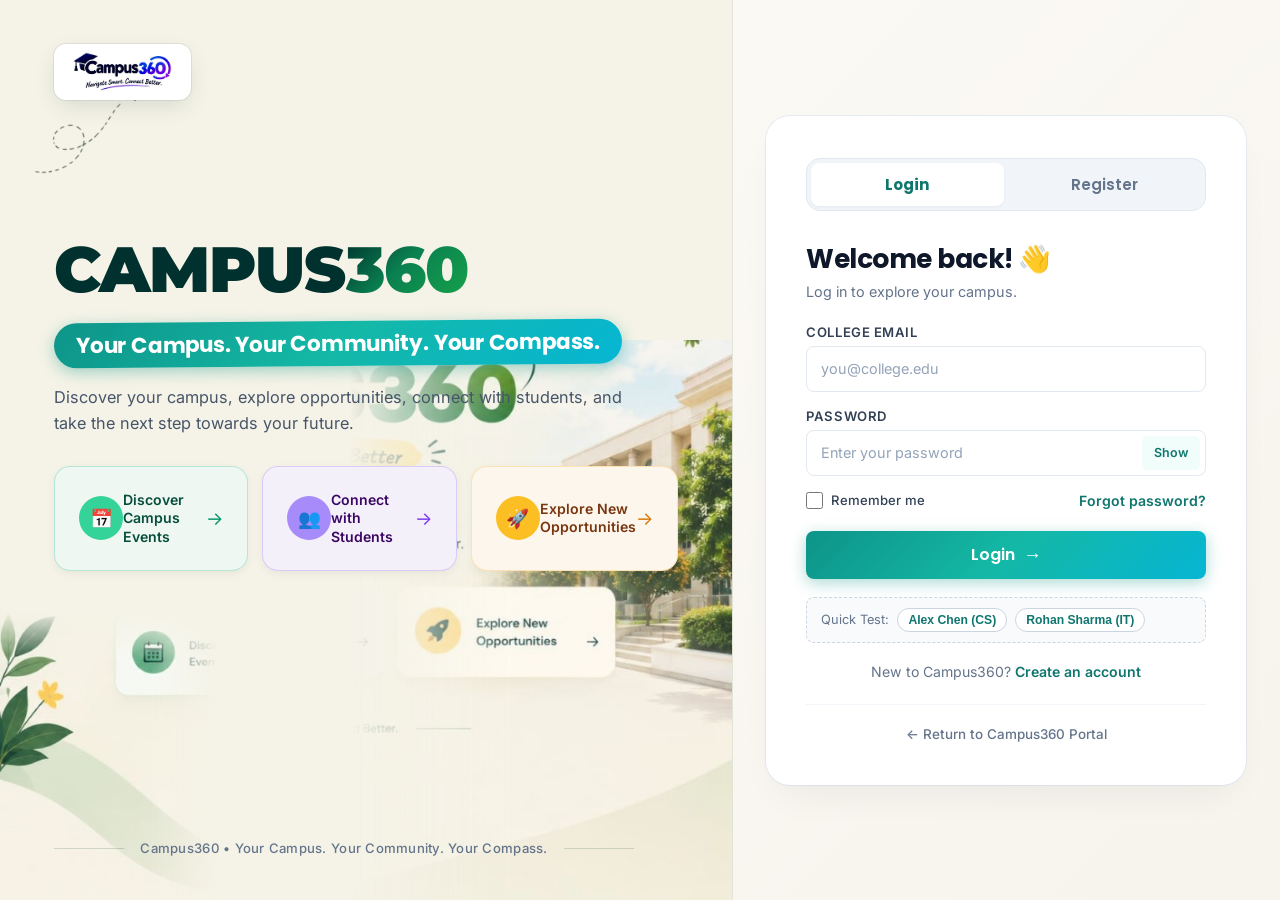
<file: login.html>
<!DOCTYPE html>
<html lang="en">
<head>
    <meta charset="UTF-8">
    <meta name="viewport" content="width=device-width, initial-scale=1.0">
    <meta name="description" content="Log in or register for Campus360 - Navigate Smart. Connect Better. Explore events, teammates, and campus navigator.">
    <title>Campus360 | Navigate Smart. Connect Better.</title>
    
    <!-- Favicon -->
    <link rel="icon" type="image/png" href="favicon.png">
    
    <!-- Google Typography: Montserrat, Poppins & Inter -->
    <link rel="preconnect" href="https://fonts.googleapis.com">
    <link rel="preconnect" href="https://fonts.gstatic.com" crossorigin>
    <link href="https://fonts.googleapis.com/css2?family=Inter:wght@300;400;500;600;700&family=Montserrat:wght@700;800;900&family=Poppins:wght@500;600;700;800;900&display=swap" rel="stylesheet">
    
    <link rel="stylesheet" href="style.css">
</head>
<body>
  <!-- Asynchronous Progress Indicator Bar -->
  <div id="c360-async-loading-bar" class="c360-async-loading-bar" aria-hidden="true"></div>

<div class="container">
    <!-- Left Hero & Branding Panel (Warm Cream & Botanical Campus Theme) -->
    <div class="left-panel">
        <!-- Background Imagery Layers -->
        <img src="assets/campus-bg-right.png" alt="Campus Building" class="bg-campus-building">
        <img src="assets/botanical-left.png" alt="Botanical Foliage" class="bg-botanical-leaves">
        <img src="assets/paper-plane.png" alt="Paper Airplane" class="bg-paper-plane">

        <div class="brand">
            <a href="index.html" class="brand-link" title="Return to Campus360 Dashboard">
                <div class="brand-logo-badge">
                    <img src="assets/logo-emblem.jpg" alt="Campus360 Logo" class="brand-logo-img">
                </div>
            </a>
        </div>

        <div class="hero">
            <!-- CAMPUS360 Title -->
            <div class="hero-title-wrapper">
                <h1 class="hero-title">
                    CAMPUS<span class="highlight-360">360</span>
                </h1>
            </div>

            <!-- Tagline Highlighted in Tropical Teal -->
            <div class="tagline-highlight-wrapper">
                <span class="tagline-highlight">Your Campus. Your Community. Your Compass.</span>
            </div>

            <!-- Description Text -->
            <p class="hero-description">
                Discover your campus, explore opportunities, connect with students, and take the next step towards your future.
            </p>

            <!-- 3 Soft Pastel Feature Cards in Horizontal Row -->
            <div class="features-grid">
                <div class="feature-card card-mint">
                    <div class="card-icon-circle icon-mint">
                        <span>📅</span>
                    </div>
                    <div class="card-content">
                        <span class="card-title">Discover Campus<br>Events</span>
                    </div>
                    <span class="card-arrow">→</span>
                </div>

                <div class="feature-card card-lavender">
                    <div class="card-icon-circle icon-lavender">
                        <span>👥</span>
                    </div>
                    <div class="card-content">
                        <span class="card-title">Connect with<br>Students</span>
                    </div>
                    <span class="card-arrow">→</span>
                </div>

                <div class="feature-card card-peach">
                    <div class="card-icon-circle icon-peach">
                        <span>🚀</span>
                    </div>
                    <div class="card-content">
                        <span class="card-title">Explore New<br>Opportunities</span>
                    </div>
                    <span class="card-arrow">→</span>
                </div>
            </div>
        </div>

        <!-- Footer Divider with Brand Line -->
        <div class="footer-divider-container">
            <span class="footer-divider-line"></span>
            <span class="footer-divider-text">Campus360 • Your Campus. Your Community. Your Compass.</span>
            <span class="footer-divider-line"></span>
        </div>
    </div>

    <!-- Right Form & Interaction Panel -->
    <div class="right-panel">
        <div class="form-box">

            <!-- Switcher Tabs -->
            <div class="tabs" role="tablist" aria-label="Authentication tabs">
                <button id="loginTab" class="tab active" role="tab" aria-selected="true"
                    onclick="showForm('login')">Login</button>
                <button id="registerTab" class="tab" role="tab" aria-selected="false"
                    onclick="showForm('register')">Register</button>
            </div>

            <!-- Login Form -->
            <form id="loginForm">
                <h2>Welcome back! 👋</h2>
                <p class="subtitle">Log in to explore your campus.</p>

                <div class="input-group">
                    <label for="loginEmail">College email</label>
                    <input type="email" id="loginEmail"
                        placeholder="you@college.edu" required autocomplete="email">
                </div>

                <div class="input-group">
                    <label for="loginPassword">Password</label>
                    <div class="password-box">
                        <input type="password" id="loginPassword"
                            placeholder="Enter your password" required autocomplete="current-password">
                        <button type="button" class="toggle-btn"
                            onclick="togglePassword('loginPassword', this)" aria-label="Toggle password visibility">Show</button>
                    </div>
                </div>

                <div class="form-options">
                    <label class="remember">
                        <input type="checkbox" id="remember">
                        <span>Remember me</span>
                    </label>
                    <button type="button" class="text-button forgot-link"
                        onclick="forgotPassword()">Forgot password?</button>
                </div>

                <button type="submit" class="primary-btn" id="loginSubmitBtn">
                    <span>Login</span>
                    <span class="btn-arrow">→</span>
                </button>

                <!-- Quick Demo Login Pill for Instant Testing -->
                <div class="demo-login-box">
                    <span>Quick Test:</span>
                    <button type="button" class="demo-chip" onclick="fillDemoAccount('alex')">Alex Chen (CS)</button>
                    <button type="button" class="demo-chip" onclick="fillDemoAccount('rohan')">Rohan Sharma (IT)</button>
                </div>

                <p class="switch-text">
                    New to Campus360?
                    <button type="button" class="text-button"
                        onclick="showForm('register')">Create an account</button>
                </p>
            </form>

            <!-- Registration Form -->
            <form id="registerForm" class="hidden">
                <h2>Create account ✨</h2>
                <p class="subtitle">Join your campus community.</p>

                <div class="input-group">
                    <label for="fullName">Full name</label>
                    <input type="text" id="fullName"
                        placeholder="Enter your full name" required autocomplete="name">
                </div>

                <div class="input-group">
                    <label for="regEmail">College email</label>
                    <input type="email" id="regEmail"
                        placeholder="you@college.edu" required autocomplete="email">
                </div>

                <div class="input-group">
                    <label for="studentId">Student ID</label>
                    <input type="text" id="studentId"
                        placeholder="Enter your student ID (e.g. CAMPUS2026CS042)" required>
                </div>

                <div class="row">
                    <div class="input-group">
                        <label for="branch">Branch</label>
                        <select id="branch" required>
                            <option value="">Select branch</option>
                            <option value="CSE">CSE</option>
                            <option value="Data Science">Data Science</option>
                            <option value="IT">IT</option>
                            <option value="ENTC">ENTC</option>
                            <option value="Electrical">Electrical</option>
                            <option value="Mechanical">Mechanical</option>
                            <option value="Civil">Civil</option>
                            <option value="Other">Other</option>
                        </select>
                    </div>

                    <div class="input-group">
                        <label for="year">Year</label>
                        <select id="year" required>
                            <option value="">Select year</option>
                            <option value="First Year">First Year</option>
                            <option value="Second Year">Second Year</option>
                            <option value="Third Year">Third Year</option>
                            <option value="Final Year">Final Year</option>
                        </select>
                    </div>
                </div>

                <div class="input-group">
                    <label for="regPassword">Create password</label>
                    <div class="password-box">
                        <input type="password" id="regPassword"
                            placeholder="Minimum 8 characters"
                            minlength="8" required autocomplete="new-password">
                        <button type="button" class="toggle-btn"
                            onclick="togglePassword('regPassword', this)" aria-label="Toggle password visibility">Show</button>
                    </div>
                </div>

                <label class="terms">
                    <input type="checkbox" id="terms" required>
                    <span>I agree to the <a href="#terms-modal" onclick="showTerms(event)">terms and conditions</a>.</span>
                </label>

                <button type="submit" class="primary-btn" id="regSubmitBtn">
                    <span>Create Account</span>
                    <span class="btn-arrow">→</span>
                </button>

                <p class="switch-text">
                    Already registered?
                    <button type="button" class="text-button"
                        onclick="showForm('login')">Login</button>
                </p>
            </form>

            <!-- Status message container -->
            <p id="message" role="status" aria-live="polite"></p>

            <!-- Back to Campus Portal Link -->
            <div class="portal-return">
                <a href="index.html" class="portal-link">
                    <span>← Return to Campus360 Portal</span>
                </a>
            </div>
        </div>
    </div>
</div>

<script src="script.js"></script>
</body>
</html>
</file>
<file: style.css>
/* =================================================================
   SmartCampus — Authentication & Onboarding Stylesheet (style.css)
   Theme: Modern Campus Companion
   Palette: Indigo (#4338CA), Sky Blue (#38BDF8), Slate (#0F172A), Emerald (#10B981)
   Typography: Poppins (Headings/Brand) & Inter (Body/Inputs)
   ================================================================= */

/* --- 1. Variables & Root Design System --- */
:root {
  /* Brand Palette - Campus 360 (Tropical Teal Theme) */
  --primary: #0F766E;            /* Crisp Tropical Teal */
  --primary-hover: #0D9488;
  --primary-light: #F0FDFA;
  --primary-glow: rgba(15, 118, 110, 0.20);
  
  --tropical-teal: #0F766E;
  --tropical-teal-bright: #14B8A6;
  --tropical-teal-cyan: #0D9488;
  --forest-green: #0F172A;
  --emerald-green: #059669;

  --secondary: #14B8A6;
  --secondary-glow: rgba(20, 184, 166, 0.20);
  --accent-amber: #D97706;
  
  --success: #059669;
  --success-bg: #ECFDF5;
  --success-border: #A7F3D0;
  
  --danger: #EF4444;
  --danger-bg: #FFF1F2;
  --danger-border: #FECDD3;

  --info: #0F766E;
  --info-bg: #F0FDFA;
  --info-border: #99F6E4;

  --text-dark: #0F172A;
  --text-medium: #334155;
  --text-muted: #64748B;
  --text-light: #94A3B8;
  --text-white: #FFFFFF;

  --bg-page: #F8FAFC;
  --bg-form: #FFFFFF;
  --bg-input: #FFFFFF;
  --border-input: #E2E8F0;
  --border-focus: #14B8A6;

  --radius-sm: 8px;
  --radius-md: 14px;
  --radius-lg: 24px;
  --radius-pill: 9999px;

  --shadow-sm: 0 1px 3px rgba(32, 36, 58, 0.05);
  --shadow-md: 0 4px 10px -1px rgba(32, 36, 58, 0.07), 0 2px 4px -2px rgba(32, 36, 58, 0.04);
  --shadow-lg: 0 20px 35px -10px rgba(32, 36, 58, 0.10), 0 8px 10px -6px rgba(32, 36, 58, 0.04);
  --shadow-glow: 0 8px 24px -4px rgba(91, 60, 196, 0.35);

  --font-heading: 'Poppins', sans-serif;
  --font-body: 'Inter', -apple-system, BlinkMacSystemFont, sans-serif;

  --transition-fast: 0.18s cubic-bezier(0.16, 1, 0.3, 1);
  --transition-smooth: 0.28s cubic-bezier(0.16, 1, 0.3, 1);
}

/* --- 2. Base Reset --- */
html {
  scroll-behavior: smooth;
}

*, *::before, *::after {
  box-sizing: border-box;
  margin: 0;
  padding: 0;
}

body {
  font-family: var(--font-body);
  background: #F5FAF9;
  background-color: #F5FAF9;
  color: var(--text-dark);
  min-height: 100vh;
  display: flex;
  flex-direction: column;
  -webkit-font-smoothing: antialiased;
  -moz-osx-font-smoothing: grayscale;
  overflow-x: hidden;
}

button {
  background-color: #0F766E;
  color: white;
  padding: 12px 24px;
  border: none;
  border-radius: 10px;
  cursor: pointer;
  transition: transform 0.25s cubic-bezier(0.16, 1, 0.3, 1),
              background-color 0.25s cubic-bezier(0.16, 1, 0.3, 1),
              border-color 0.25s cubic-bezier(0.16, 1, 0.3, 1),
              box-shadow 0.25s cubic-bezier(0.16, 1, 0.3, 1),
              color 0.25s cubic-bezier(0.16, 1, 0.3, 1);
}

button:hover {
  background-color: #115E59;
  transform: translateY(-2px);
  box-shadow: 0 6px 16px -2px rgba(15, 118, 110, 0.25), 0 2px 4px -1px rgba(32, 36, 58, 0.08);
}

button:active {
  transform: translateY(0);
}

/* --- 3. Split Screen Container --- */
.container {
  display: flex;
  min-height: 100vh;
  width: 100%;
}

/* --- 4. Left Panel: Warm Cream & Botanical Campus Hero --- */
.left-panel {
  flex: 1.25;
  background-color: #f5f3e7;
  color: var(--text-dark);
  padding: 44px 54px;
  display: flex;
  flex-direction: column;
  justify-content: space-between;
  position: relative;
  overflow: hidden;
  border-right: 1px solid rgba(0, 49, 46, 0.08);
}

/* Background Artwork Layers */
.bg-campus-building {
  position: absolute;
  right: 0;
  bottom: 0;
  height: 75%;
  max-height: 560px;
  width: auto;
  object-fit: cover;
  opacity: 0.88;
  pointer-events: none;
  z-index: 1;
}

.bg-botanical-leaves {
  position: absolute;
  left: 0;
  bottom: 0;
  height: 38%;
  max-height: 290px;
  width: auto;
  object-fit: contain;
  pointer-events: none;
  z-index: 1;
}

.bg-paper-plane {
  position: absolute;
  left: 28px;
  top: 90px;
  width: 140px;
  height: auto;
  pointer-events: none;
  z-index: 1;
  opacity: 0.85;
}

.brand {
  position: relative;
  z-index: 3;
  margin-bottom: 20px;
}

.brand-link {
  color: inherit;
  text-decoration: none;
  display: inline-flex;
  align-items: center;
  transition: transform var(--transition-fast), opacity var(--transition-fast);
}

.brand-link:hover {
  transform: translateY(-2px);
}

/* White Elevated Brand Logo Badge */
.brand-logo-badge {
  display: inline-flex;
  align-items: center;
  justify-content: center;
  background: #ffffff;
  padding: 7px 18px;
  border-radius: 12px;
  box-shadow: 
    0 8px 24px -4px rgba(0, 49, 46, 0.14),
    0 0 0 1px rgba(0, 49, 46, 0.08);
  transition: all var(--transition-fast);
}

.brand-link:hover .brand-logo-badge {
  box-shadow: 
    0 12px 28px -4px rgba(13, 148, 136, 0.28),
    0 0 0 1px rgba(13, 148, 136, 0.4);
}

.brand-logo-img {
  height: 42px;
  max-width: 175px;
  width: auto;
  object-fit: contain;
  display: block;
}

/* Hero Section */
.hero {
  position: relative;
  z-index: 3;
  margin: auto 0;
  max-width: 660px;
  width: 100%;
}

.hero-title-wrapper {
  position: relative;
  display: inline-block;
}

/* Big CAMPUS360 Title */
.hero-title {
  font-family: 'Montserrat', sans-serif;
  font-size: 4rem;
  font-weight: 900;
  letter-spacing: -0.02em;
  line-height: 1.05;
  color: #00312e;
  margin-bottom: 8px;
  display: inline-flex;
  align-items: baseline;
  position: relative;
}

.highlight-360 {
  background: linear-gradient(135deg, #00312e 0%, #0a8050 45%, #16a34a 100%);
  -webkit-background-clip: text;
  -webkit-text-fill-color: transparent;
  position: relative;
  margin-left: 2px;
  font-weight: 900;
}

/* Orbit Arched Swoosh with Star */
.orbit-sparkle-container {
  position: absolute;
  top: -28px;
  right: -12px;
  width: 82px;
  height: 40px;
  pointer-events: none;
}

.orbit-sparkle {
  width: 100%;
  height: 100%;
  overflow: visible;
}

/* Tagline Highlighted in Tropical Teal */
.tagline-highlight-wrapper {
  display: inline-flex;
  align-items: center;
  gap: 8px;
  margin: 10px 0 18px 0;
}

.sparkle-accent {
  color: #0d9488;
  font-size: 1.35rem;
  font-weight: 800;
  user-select: none;
}

.tagline-highlight {
  background: linear-gradient(135deg, #0d9488 0%, #14b8a6 50%, #06b6d4 100%);
  color: #ffffff;
  font-family: 'Poppins', 'Inter', sans-serif;
  font-size: 1.35rem;
  font-weight: 700;
  padding: 6px 22px;
  border-radius: 9999px;
  box-shadow: 0 4px 15px rgba(13, 148, 136, 0.38);
  letter-spacing: -0.01em;
  display: inline-block;
  transform: rotate(-0.5deg);
}

/* Description Text */
.hero-description {
  font-family: 'Inter', sans-serif;
  font-size: 1.02rem;
  line-height: 1.6;
  color: #475569;
  max-width: 580px;
  margin-bottom: 30px;
  font-weight: 400;
}

/* 3 Features Cards in Horizontal Row */
.features-grid {
  display: grid;
  grid-template-columns: repeat(3, 1fr);
  gap: 14px;
  width: 100%;
  margin-bottom: 14px;
  position: relative;
  z-index: 3;
}

.feature-card {
  display: flex;
  align-items: center;
  justify-content: space-between;
  background: #FFFFFF;
  border-radius: 16px;
  padding: 24px;
  box-shadow: 0 3px 10px rgba(0, 0, 0, 0.05);
  transition: transform 0.28s cubic-bezier(0.16, 1, 0.3, 1),
              box-shadow 0.28s cubic-bezier(0.16, 1, 0.3, 1),
              border-color 0.28s cubic-bezier(0.16, 1, 0.3, 1);
  cursor: pointer;
  user-select: none;
  text-decoration: none;
}

.feature-card:hover {
  transform: translateY(-4px);
  box-shadow: 0 12px 24px -4px rgba(32, 36, 58, 0.12), 0 4px 8px -2px rgba(32, 36, 58, 0.05);
}

/* Soft Mint Green Card */
.card-mint {
  background: #eef7f2;
  border: 1px solid rgba(16, 185, 129, 0.25);
}
.card-mint:hover {
  border-color: #10b981;
  transform: translateY(-4px);
  box-shadow: 0 12px 24px -4px rgba(16, 185, 129, 0.22);
}

/* Soft Lavender Purple Card */
.card-lavender {
  background: #f4f0fa;
  border: 1px solid rgba(139, 92, 246, 0.25);
}
.card-lavender:hover {
  border-color: #8b5cf6;
  transform: translateY(-4px);
  box-shadow: 0 12px 24px -4px rgba(139, 92, 246, 0.22);
}

/* Soft Warm Peach Card */
.card-peach {
  background: #fdf6ec;
  border: 1px solid rgba(245, 158, 11, 0.25);
}
.card-peach:hover {
  border-color: #f59e0b;
  transform: translateY(-4px);
  box-shadow: 0 12px 24px -4px rgba(245, 158, 11, 0.22);
}

/* Circular Icons */
.card-icon-circle {
  width: 44px;
  height: 44px;
  border-radius: 50%;
  display: flex;
  align-items: center;
  justify-content: center;
  font-size: 1.15rem;
  flex-shrink: 0;
  transition: transform 0.28s cubic-bezier(0.16, 1, 0.3, 1);
}

.feature-card:hover .card-icon-circle {
  transform: scale(1.08);
}

.icon-mint {
  background: #34d399;
  color: #ffffff;
}

.icon-lavender {
  background: #a78bfa;
  color: #ffffff;
}

.icon-peach {
  background: #fbbf24;
  color: #ffffff;
}

.card-content {
  flex: 1;
}

.card-title {
  font-size: 0.88rem;
  font-weight: 600;
  line-height: 1.3;
  display: block;
}

.card-mint .card-title { color: #064e3b; }
.card-lavender .card-title { color: #3b0764; }
.card-peach .card-title { color: #78350f; }

.card-arrow {
  font-size: 1.15rem;
  transition: transform 0.2s ease;
}

.card-mint .card-arrow { color: #059669; }
.card-lavender .card-arrow { color: #7c3aed; }
.card-peach .card-arrow { color: #d97706; }

.feature-card:hover .card-arrow {
  transform: translateX(4px);
}

/* Footer Divider Line */
.footer-divider-container {
  display: flex;
  align-items: center;
  gap: 16px;
  width: 100%;
  max-width: 580px;
  margin-top: auto;
  padding-top: 24px;
  position: relative;
  z-index: 3;
}

.footer-divider-line {
  flex: 1;
  height: 1px;
  background: rgba(0, 49, 46, 0.16);
}

.footer-divider-text {
  font-size: 0.82rem;
  color: #64748b;
  font-weight: 500;
  white-space: nowrap;
  letter-spacing: 0.02em;
}

/* --- 5. Right Panel: Forms & Auth Box --- */
.right-panel {
  flex: 1;
  background: linear-gradient(135deg, #fbf9f4 0%, #f7f4ed 100%);
  display: flex;
  align-items: center;
  justify-content: center;
  padding: 40px 24px;
  position: relative;
}

.form-box {
  background: var(--bg-form);
  width: 100%;
  max-width: 480px;
  padding: 42px 40px;
  border-radius: var(--radius-lg);
  box-shadow: 
    0 20px 40px -15px rgba(15, 23, 42, 0.07),
    0 0 0 1px rgba(226, 232, 240, 0.85);
  position: relative;
  transition: box-shadow var(--transition-smooth);
}

/* Tabs */
.tabs {
  display: grid;
  grid-template-columns: 1fr 1fr;
  gap: 4px;
  background: #f1f5f9;
  padding: 4px;
  border-radius: var(--radius-md);
  margin-bottom: 28px;
  border: 1px solid #e2e8f0;
}

.tab {
  background: transparent;
  border: none;
  padding: 10px 16px;
  border-radius: var(--radius-sm);
  font-family: var(--font-heading);
  font-size: 0.95rem;
  font-weight: 600;
  color: var(--text-muted);
  cursor: pointer;
  transition: transform 0.24s cubic-bezier(0.16, 1, 0.3, 1),
              background-color 0.24s cubic-bezier(0.16, 1, 0.3, 1),
              color 0.24s cubic-bezier(0.16, 1, 0.3, 1),
              box-shadow 0.24s cubic-bezier(0.16, 1, 0.3, 1);
}

.tab:hover {
  color: var(--primary);
  transform: translateY(-1px);
}

.tab:active {
  transform: translateY(0);
}

.tab.active {
  background: #ffffff;
  color: var(--primary);
  box-shadow: var(--shadow-sm);
  font-weight: 700;
}

/* Form Headers */
form h2 {
  font-family: var(--font-heading);
  font-size: 1.65rem;
  font-weight: 700;
  letter-spacing: -0.02em;
  color: var(--text-dark);
  margin-bottom: 4px;
}

.subtitle {
  font-size: 0.9rem;
  color: var(--text-muted);
  margin-bottom: 24px;
}

/* Inputs & Form Groups */
.input-group {
  margin-bottom: 16px;
}

label {
  display: block;
  font-size: 0.82rem;
  font-weight: 600;
  text-transform: uppercase;
  letter-spacing: 0.04em;
  color: var(--text-medium);
  margin-bottom: 6px;
}

input[type="text"],
input[type="email"],
input[type="password"],
select {
  width: 100%;
  height: 46px;
  padding: 10px 14px;
  font-family: var(--font-body);
  font-size: 0.95rem;
  color: var(--text-dark);
  background-color: var(--bg-input);
  border: 1.5px solid var(--border-input);
  border-radius: var(--radius-sm);
  outline: none;
  transition: border-color var(--transition-fast), box-shadow var(--transition-fast), background-color var(--transition-fast);
}

input[type="text"]:focus,
input[type="email"]:focus,
input[type="password"]:focus,
select:focus {
  background-color: #ffffff;
  border-color: var(--border-focus);
  box-shadow: 0 0 0 3.5px var(--primary-glow);
}

input::placeholder {
  color: var(--text-light);
  font-size: 0.9rem;
}

/* Password Box with Integrated Toggle Button */
.password-box {
  position: relative;
  display: flex;
  align-items: center;
}

.password-box input {
  padding-right: 74px;
  margin-bottom: 0;
}

.password-box button,
.toggle-btn {
  position: absolute;
  right: 6px;
  height: 34px;
  padding: 0 12px;
  border: none;
  border-radius: 6px;
  background: var(--primary-light);
  color: var(--primary);
  font-family: var(--font-body);
  font-size: 0.78rem;
  font-weight: 600;
  cursor: pointer;
  display: flex;
  align-items: center;
  justify-content: center;
  transition: transform 0.24s cubic-bezier(0.16, 1, 0.3, 1),
              background-color 0.24s cubic-bezier(0.16, 1, 0.3, 1),
              color 0.24s cubic-bezier(0.16, 1, 0.3, 1),
              box-shadow 0.24s cubic-bezier(0.16, 1, 0.3, 1);
}

.password-box button:hover,
.toggle-btn:hover {
  background-color: #c7d2fe;
  color: var(--primary-hover);
  transform: translateY(-1px);
  box-shadow: 0 2px 6px rgba(0, 0, 0, 0.08);
}

.password-box button:active,
.toggle-btn:active {
  transform: translateY(0);
}

/* Two Column Row */
.row {
  display: grid;
  grid-template-columns: 1fr 1fr;
  gap: 14px;
}

/* Form Options: Remember Me & Forgot Password */
.form-options {
  display: flex;
  justify-content: space-between;
  align-items: center;
  margin-top: 4px;
  margin-bottom: 22px;
  font-size: 0.88rem;
}

.remember {
  display: inline-flex;
  align-items: center;
  gap: 8px;
  color: var(--text-medium);
  cursor: pointer;
  user-select: none;
  font-weight: 500;
  text-transform: none;
  letter-spacing: normal;
  margin-bottom: 0;
}

.remember input[type="checkbox"],
.terms input[type="checkbox"] {
  width: 17px;
  height: 17px;
  accent-color: var(--primary);
  border-radius: 4px;
  cursor: pointer;
}

.terms {
  display: flex;
  align-items: center;
  gap: 10px;
  font-size: 0.84rem;
  color: var(--text-muted);
  cursor: pointer;
  margin-top: 10px;
  margin-bottom: 22px;
  line-height: 1.4;
  text-transform: none;
  letter-spacing: normal;
}

.terms a {
  color: var(--primary);
  text-decoration: underline;
  text-underline-offset: 2px;
}

.terms a:hover {
  color: var(--primary-hover);
}

/* Buttons */
.primary-btn {
  width: 100%;
  height: 48px;
  background: linear-gradient(135deg, #0d9488 0%, #14b8a6 50%, #06b6d4 100%);
  color: #ffffff;
  border: none;
  border-radius: var(--radius-sm);
  font-family: var(--font-heading);
  font-size: 1rem;
  font-weight: 600;
  cursor: pointer;
  display: flex;
  align-items: center;
  justify-content: center;
  gap: 8px;
  box-shadow: 0 4px 15px rgba(13, 148, 136, 0.35);
  transition: transform 0.25s cubic-bezier(0.16, 1, 0.3, 1),
              background-color 0.25s cubic-bezier(0.16, 1, 0.3, 1),
              box-shadow 0.25s cubic-bezier(0.16, 1, 0.3, 1),
              filter 0.25s cubic-bezier(0.16, 1, 0.3, 1);
}

.primary-btn:hover {
  background: linear-gradient(135deg, #0f766e 0%, #0d9488 50%, #0891b2 100%);
  transform: translateY(-2px);
  box-shadow: 0 8px 24px rgba(13, 148, 136, 0.45);
}

.primary-btn:active {
  transform: translateY(0);
}

.btn-arrow {
  font-size: 1.15rem;
  transition: transform var(--transition-fast);
}

.primary-btn:hover .btn-arrow {
  transform: translateX(4px);
}

.text-button {
  background: none;
  border: none;
  color: var(--primary);
  font-family: var(--font-body);
  font-size: inherit;
  font-weight: 600;
  cursor: pointer;
  padding: 0;
  transition: color var(--transition-fast);
}

.text-button:hover {
  color: var(--primary-hover);
  text-decoration: underline;
}

.switch-text {
  text-align: center;
  font-size: 0.88rem;
  color: var(--text-muted);
  margin-top: 20px;
}

/* Quick Test Demo Account Chips */
.demo-login-box {
  margin-top: 18px;
  padding: 10px 14px;
  background-color: #f8fafc;
  border: 1px dashed #cbd5e1;
  border-radius: var(--radius-sm);
  display: flex;
  align-items: center;
  gap: 8px;
  flex-wrap: wrap;
  font-size: 0.8rem;
  color: var(--text-muted);
}

.demo-chip {
  background: #ffffff;
  border: 1px solid #cbd5e1;
  color: var(--primary);
  font-weight: 600;
  font-size: 0.76rem;
  padding: 4px 10px;
  border-radius: var(--radius-pill);
  cursor: pointer;
  transition: transform 0.24s cubic-bezier(0.16, 1, 0.3, 1),
              background-color 0.24s cubic-bezier(0.16, 1, 0.3, 1),
              border-color 0.24s cubic-bezier(0.16, 1, 0.3, 1),
              box-shadow 0.24s cubic-bezier(0.16, 1, 0.3, 1);
}

.demo-chip:hover {
  background: var(--primary-light);
  border-color: var(--primary);
  transform: translateY(-1px);
  box-shadow: 0 2px 6px rgba(0, 0, 0, 0.08);
}

.demo-chip:active {
  transform: translateY(0);
}

/* Message Status Display */
#message {
  display: none;
  margin-top: 18px;
  padding: 12px 16px;
  border-radius: var(--radius-sm);
  font-size: 0.88rem;
  font-weight: 500;
  line-height: 1.45;
  text-align: center;
  animation: slideInDown 0.25s ease-out;
}

#message.show {
  display: block;
}

#message.success {
  background-color: var(--success-bg);
  color: #065f46;
  border: 1px solid var(--success-border);
}

#message.error {
  background-color: var(--danger-bg);
  color: #991b1b;
  border: 1px solid var(--danger-border);
}

#message.info {
  background-color: var(--info-bg);
  color: #1e40af;
  border: 1px solid var(--info-border);
}

@keyframes slideInDown {
  from {
    opacity: 0;
    transform: translateY(-8px);
  }
  to {
    opacity: 1;
    transform: translateY(0);
  }
}

/* Hidden Form Utility */
.hidden {
  display: none !important;
}

/* Form Transition Animation */
form {
  animation: fadeIn 0.28s ease-out;
}

@keyframes fadeIn {
  from {
    opacity: 0;
    transform: scale(0.985);
  }
  to {
    opacity: 1;
    transform: scale(1);
  }
}

/* Portal Return Link */
.portal-return {
  margin-top: 24px;
  text-align: center;
  border-top: 1px solid #f1f5f9;
  padding-top: 18px;
}

.portal-link {
  color: var(--text-muted);
  font-size: 0.84rem;
  text-decoration: none;
  font-weight: 500;
  transition: color var(--transition-fast);
}

.portal-link:hover {
  color: var(--primary);
}

/* --- 6. Responsive Breakpoints --- */
@media (max-width: 1200px) {
  .hero-title {
    font-size: 3.4rem;
  }
  .features-grid {
    gap: 10px;
  }
  .card-title {
    font-size: 0.82rem;
  }
  .card-icon-circle {
    width: 42px;
    height: 42px;
    font-size: 1.1rem;
  }
}

@media (max-width: 992px) {
  .container {
    flex-direction: column;
  }
  
  .left-panel {
    flex: initial;
    padding: 40px 28px 36px 28px;
    border-right: none;
    border-bottom: 1px solid rgba(255, 255, 255, 0.1);
  }

  .hero {
    margin: 24px 0;
  }

  .hero-title {
    font-size: 2.8rem;
  }

  .hero-subtitle {
    font-size: 1.4rem;
  }

  .hero-description {
    font-size: 0.95rem;
    margin-bottom: 24px;
  }

  .features-grid {
    grid-template-columns: repeat(3, 1fr);
    gap: 12px;
  }

  .footer-divider-container {
    padding-top: 20px;
  }

  .right-panel {
    padding: 36px 20px;
  }

  .form-box {
    box-shadow: var(--shadow-md);
  }
}

@media (max-width: 680px) {
  .features-grid {
    grid-template-columns: 1fr;
    gap: 10px;
  }

  .card-title br {
    display: none;
  }

  .hero-title {
    font-size: 2.4rem;
  }

  .hero-subtitle {
    font-size: 1.25rem;
  }

  .footer-divider-container {
    display: none;
  }
}

@media (max-width: 480px) {
  .row {
    grid-template-columns: 1fr;
    gap: 0;
  }

  .form-box {
    padding: 24px 20px;
  }

  .hero-title {
    font-size: 2rem;
  }

  .left-panel {
    padding: 28px 16px;
  }
}

/* ================= LOADING INDICATOR & ACCESSIBILITY ================= */
.c360-async-loading-bar {
  position: fixed;
  top: 0;
  left: 0;
  height: 3px;
  width: 100%;
  background: linear-gradient(90deg, #0F766E 0%, #20B8A8 50%, #2DD4BF 100%);
  background-size: 200% 100%;
  z-index: 99999;
  opacity: 0;
  pointer-events: none;
  transition: opacity 0.25s ease;
}

.c360-async-loading-bar.active {
  opacity: 1;
  animation: c360LoadingSlide 1.2s cubic-bezier(0.4, 0, 0.2, 1) infinite;
}

@keyframes c360LoadingSlide {
  0% { background-position: 100% 0; }
  100% { background-position: -100% 0; }
}

.c360-spinner {
  display: inline-block;
  width: 15px;
  height: 15px;
  border: 2px solid rgba(255, 255, 255, 0.35);
  border-top-color: #ffffff;
  border-right-color: var(--secondary, #20B8A8);
  border-radius: 50%;
  animation: c360Spin 0.75s linear infinite;
  vertical-align: middle;
  margin-right: 6px;
}

@keyframes c360Spin {
  to { transform: rotate(360deg); }
}

@media (prefers-reduced-motion: reduce) {
  html {
    scroll-behavior: auto !important;
  }

  *,
  *::before,
  *::after {
    animation-duration: 0.01ms !important;
    animation-iteration-count: 1 !important;
    transition-duration: 0.01ms !important;
    scroll-behavior: auto !important;
  }

  button:hover,
  .primary-btn:hover,
  .toggle-btn:hover,
  .tab:hover,
  .demo-chip:hover,
  .feature-card:hover,
  .card-mint:hover,
  .card-lavender:hover,
  .card-peach:hover {
    transform: none !important;
  }

  .feature-card:hover .card-icon-circle {
    transform: none !important;
  }

  .c360-async-loading-bar.active {
    animation: none !important;
    background: var(--secondary) !important;
  }

  .c360-spinner {
    animation: none !important;
  }
}
</file>
